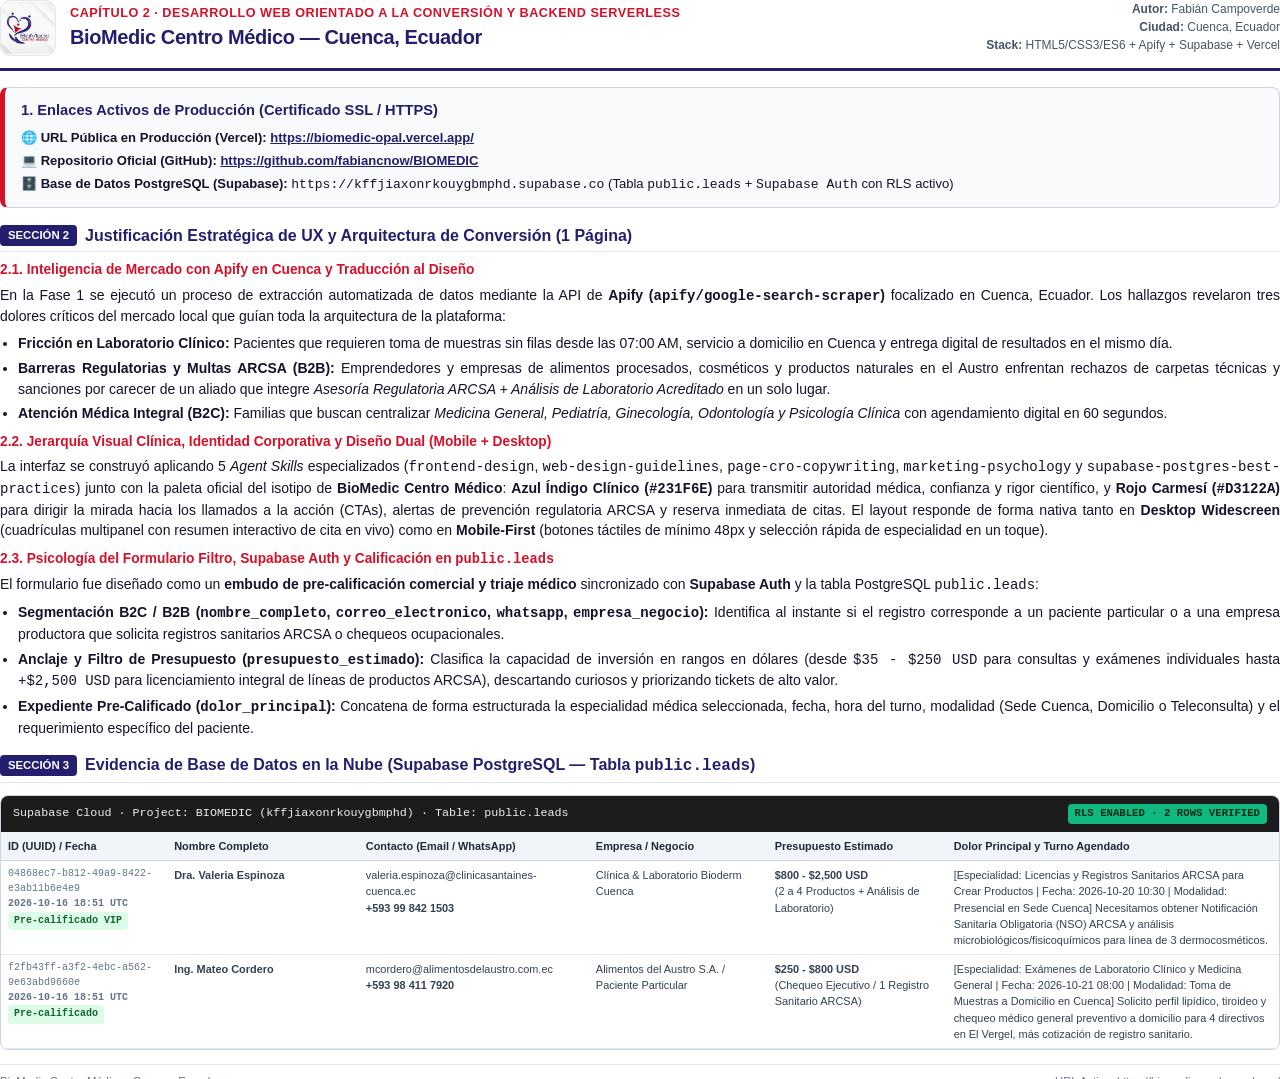
<file: ENTREGABLE_CAPITULO_2_BIOMEDIC.html>
<!DOCTYPE html>
<html lang="es">
<head>
  <meta charset="UTF-8" />
  <title>Entregable Capítulo 2 — BioMedic Centro Médico Cuenca</title>
  <style>
    @page {
      size: A4;
      margin: 14mm 15mm;
    }
    * {
      box-sizing: border-box;
      margin: 0;
      padding: 0;
    }
    body {
      font-family: -apple-system, BlinkMacSystemFont, "Segoe UI", Roboto, Helvetica, Arial, sans-serif;
      color: #14132b;
      line-height: 1.48;
      font-size: 10.5pt;
      background: #ffffff;
    }
    .header {
      display: flex;
      align-items: center;
      justify-content: space-between;
      border-bottom: 3px solid #231F6E;
      padding-bottom: 12px;
      margin-bottom: 16px;
    }
    .header-left {
      display: flex;
      align-items: center;
      gap: 14px;
    }
    .header-logo {
      width: 56px;
      height: 56px;
      object-fit: contain;
      border-radius: 10px;
      border: 1px solid #e2e8f0;
    }
    .title-main {
      font-size: 15pt;
      font-weight: 800;
      color: #231F6E;
      letter-spacing: -0.02em;
    }
    .title-sub {
      font-size: 9.5pt;
      color: #D3122A;
      font-weight: 700;
      text-transform: uppercase;
      letter-spacing: 0.04em;
    }
    .header-meta {
      text-align: right;
      font-size: 9pt;
      color: #475569;
    }
    .urls-box {
      background: #f8fafc;
      border: 1px solid #cbd5e1;
      border-left: 5px solid #D3122A;
      border-radius: 8px;
      padding: 12px 16px;
      margin-bottom: 16px;
    }
    .urls-box h2 {
      font-size: 11pt;
      color: #231F6E;
      margin-bottom: 6px;
    }
    .urls-grid {
      display: grid;
      grid-template-columns: 1fr;
      gap: 4px;
      font-size: 9.8pt;
    }
    .urls-grid a {
      color: #231F6E;
      font-weight: 700;
      text-decoration: underline;
    }
    .section-title {
      font-size: 12pt;
      font-weight: 800;
      color: #231F6E;
      border-bottom: 1.5px solid #e2e8f0;
      padding-bottom: 4px;
      margin: 14px 0 8px 0;
      display: flex;
      align-items: center;
      gap: 8px;
    }
    .section-badge {
      background: #231F6E;
      color: #fff;
      font-size: 8.5pt;
      padding: 2px 8px;
      border-radius: 4px;
    }
    h3 {
      font-size: 10.3pt;
      color: #D3122A;
      margin: 8px 0 4px 0;
      font-weight: 700;
    }
    p {
      margin-bottom: 6px;
      text-align: justify;
    }
    ul {
      margin: 4px 0 8px 18px;
    }
    li {
      margin-bottom: 4px;
      text-align: justify;
    }
    .supabase-card {
      margin-top: 12px;
      border: 1px solid #cbd5e1;
      border-radius: 8px;
      overflow: hidden;
    }
    .supabase-topbar {
      background: #1c1c1c;
      color: #ededed;
      padding: 8px 12px;
      font-size: 8.8pt;
      display: flex;
      justify-content: space-between;
      align-items: center;
      font-family: ui-monospace, SFMono-Regular, Menlo, Monaco, Consolas, monospace;
    }
    .supabase-pill {
      background: #10b981;
      color: #052e16;
      font-weight: 700;
      padding: 2px 7px;
      border-radius: 4px;
      font-size: 8pt;
    }
    table {
      width: 100%;
      border-collapse: collapse;
      font-size: 8.2pt;
    }
    th {
      background: #f1f5f9;
      color: #1e293b;
      text-align: left;
      padding: 6px 7px;
      border-bottom: 1px solid #cbd5e1;
      font-weight: 700;
    }
    td {
      padding: 6px 7px;
      border-bottom: 1px solid #e2e8f0;
      vertical-align: top;
      color: #334155;
    }
    .uuid {
      font-family: ui-monospace, SFMono-Regular, Menlo, Monaco, Consolas, monospace;
      font-size: 7.5pt;
      color: #64748b;
    }
    .badge-vip {
      display: inline-block;
      background: #dcfce7;
      color: #166534;
      font-weight: 700;
      padding: 2px 6px;
      border-radius: 4px;
      font-size: 7.5pt;
    }
    .footer {
      margin-top: 14px;
      padding-top: 8px;
      border-top: 1px solid #e2e8f0;
      display: flex;
      justify-content: space-between;
      font-size: 8.5pt;
      color: #64748b;
    }
  </style>
</head>
<body>
  <div class="header">
    <div class="header-left">
      <img src="./assets/logo-biomedic.jpg" alt="Logo BioMedic" class="header-logo" />
      <div>
        <div class="title-sub">Capítulo 2 · Desarrollo Web Orientado a la Conversión y Backend Serverless</div>
        <div class="title-main">BioMedic Centro Médico — Cuenca, Ecuador</div>
      </div>
    </div>
    <div class="header-meta">
      <div><strong>Autor:</strong> Fabián Campoverde</div>
      <div><strong>Ciudad:</strong> Cuenca, Ecuador</div>
      <div><strong>Stack:</strong> HTML5/CSS3/ES6 + Apify + Supabase + Vercel</div>
    </div>
  </div>

  <div class="urls-box">
    <h2>1. Enlaces Activos de Producción (Certificado SSL / HTTPS)</h2>
    <div class="urls-grid">
      <div>🌐 <strong>URL Pública en Producción (Vercel):</strong> <a href="https://biomedic-opal.vercel.app/">https://biomedic-opal.vercel.app/</a></div>
      <div>💻 <strong>Repositorio Oficial (GitHub):</strong> <a href="https://github.com/fabiancnow/BIOMEDIC">https://github.com/fabiancnow/BIOMEDIC</a></div>
      <div>🗄️ <strong>Base de Datos PostgreSQL (Supabase):</strong> <code>https://kffjiaxonrkouygbmphd.supabase.co</code> (Tabla <code>public.leads</code> + <code>Supabase Auth</code> con RLS activo)</div>
    </div>
  </div>

  <div class="section-title">
    <span class="section-badge">SECCIÓN 2</span>
    <span>Justificación Estratégica de UX y Arquitectura de Conversión (1 Página)</span>
  </div>

  <h3>2.1. Inteligencia de Mercado con Apify en Cuenca y Traducción al Diseño</h3>
  <p>
    En la Fase 1 se ejecutó un proceso de extracción automatizada de datos mediante la API de <strong>Apify (<code>apify/google-search-scraper</code>)</strong> focalizado en Cuenca, Ecuador. Los hallazgos revelaron tres dolores críticos del mercado local que guían toda la arquitectura de la plataforma:
  </p>
  <ul>
    <li><strong>Fricción en Laboratorio Clínico:</strong> Pacientes que requieren toma de muestras sin filas desde las 07:00 AM, servicio a domicilio en Cuenca y entrega digital de resultados en el mismo día.</li>
    <li><strong>Barreras Regulatorias y Multas ARCSA (B2B):</strong> Emprendedores y empresas de alimentos procesados, cosméticos y productos naturales en el Austro enfrentan rechazos de carpetas técnicas y sanciones por carecer de un aliado que integre <em>Asesoría Regulatoria ARCSA + Análisis de Laboratorio Acreditado</em> en un solo lugar.</li>
    <li><strong>Atención Médica Integral (B2C):</strong> Familias que buscan centralizar <em>Medicina General, Pediatría, Ginecología, Odontología y Psicología Clínica</em> con agendamiento digital en 60 segundos.</li>
  </ul>

  <h3>2.2. Jerarquía Visual Clínica, Identidad Corporativa y Diseño Dual (Mobile + Desktop)</h3>
  <p>
    La interfaz se construyó aplicando 5 <em>Agent Skills</em> especializados (<code>frontend-design</code>, <code>web-design-guidelines</code>, <code>page-cro-copywriting</code>, <code>marketing-psychology</code> y <code>supabase-postgres-best-practices</code>) junto con la paleta oficial del isotipo de <strong>BioMedic Centro Médico</strong>:
    <strong>Azul Índigo Clínico (<code>#231F6E</code>)</strong> para transmitir autoridad médica, confianza y rigor científico, y <strong>Rojo Carmesí (<code>#D3122A</code>)</strong> para dirigir la mirada hacia los llamados a la acción (CTAs), alertas de prevención regulatoria ARCSA y reserva inmediata de citas. El layout responde de forma nativa tanto en <strong>Desktop Widescreen</strong> (cuadrículas multipanel con resumen interactivo de cita en vivo) como en <strong>Mobile-First</strong> (botones táctiles de mínimo 48px y selección rápida de especialidad en un toque).
  </p>

  <h3>2.3. Psicología del Formulario Filtro, Supabase Auth y Calificación en <code>public.leads</code></h3>
  <p>
    El formulario fue diseñado como un <strong>embudo de pre-calificación comercial y triaje médico</strong> sincronizado con <strong>Supabase Auth</strong> y la tabla PostgreSQL <code>public.leads</code>:
  </p>
  <ul>
    <li><strong>Segmentación B2C / B2B (<code>nombre_completo</code>, <code>correo_electronico</code>, <code>whatsapp</code>, <code>empresa_negocio</code>):</strong> Identifica al instante si el registro corresponde a un paciente particular o a una empresa productora que solicita registros sanitarios ARCSA o chequeos ocupacionales.</li>
    <li><strong>Anclaje y Filtro de Presupuesto (<code>presupuesto_estimado</code>):</strong> Clasifica la capacidad de inversión en rangos en dólares (desde <code>$35 - $250 USD</code> para consultas y exámenes individuales hasta <code>+$2,500 USD</code> para licenciamiento integral de líneas de productos ARCSA), descartando curiosos y priorizando tickets de alto valor.</li>
    <li><strong>Expediente Pre-Calificado (<code>dolor_principal</code>):</strong> Concatena de forma estructurada la especialidad médica seleccionada, fecha, hora del turno, modalidad (Sede Cuenca, Domicilio o Teleconsulta) y el requerimiento específico del paciente.</li>
  </ul>

  <div class="section-title">
    <span class="section-badge">SECCIÓN 3</span>
    <span>Evidencia de Base de Datos en la Nube (Supabase PostgreSQL — Tabla <code>public.leads</code>)</span>
  </div>

  <div class="supabase-card">
    <div class="supabase-topbar">
      <span>Supabase Cloud · Project: BIOMEDIC (kffjiaxonrkouygbmphd) · Table: public.leads</span>
      <span class="supabase-pill">RLS ENABLED · 2 ROWS VERIFIED</span>
    </div>
    <table>
      <thead>
        <tr>
          <th style="width: 13%;">ID (UUID) / Fecha</th>
          <th style="width: 15%;">Nombre Completo</th>
          <th style="width: 18%;">Contacto (Email / WhatsApp)</th>
          <th style="width: 14%;">Empresa / Negocio</th>
          <th style="width: 14%;">Presupuesto Estimado</th>
          <th style="width: 26%;">Dolor Principal y Turno Agendado</th>
        </tr>
      </thead>
      <tbody>
        <tr>
          <td class="uuid">
            04868ec7-b812-49a9-8422-e3ab11b6e4e9<br/>
            <strong>2026-10-16 18:51 UTC</strong><br/>
            <span class="badge-vip">Pre-calificado VIP</span>
          </td>
          <td><strong>Dra. Valeria Espinoza</strong></td>
          <td>valeria.espinoza@clinicasantaines-cuenca.ec<br/><strong>+593 99 842 1503</strong></td>
          <td>Clínica &amp; Laboratorio Bioderm Cuenca</td>
          <td><strong>$800 - $2,500 USD</strong><br/>(2 a 4 Productos + Análisis de Laboratorio)</td>
          <td>[Especialidad: Licencias y Registros Sanitarios ARCSA para Crear Productos | Fecha: 2026-10-20 10:30 | Modalidad: Presencial en Sede Cuenca] Necesitamos obtener Notificación Sanitaria Obligatoria (NSO) ARCSA y análisis microbiológicos/fisicoquímicos para línea de 3 dermocosméticos.</td>
        </tr>
        <tr>
          <td class="uuid">
            f2fb43ff-a3f2-4ebc-a562-9e63abd9660e<br/>
            <strong>2026-10-16 18:51 UTC</strong><br/>
            <span class="badge-vip">Pre-calificado</span>
          </td>
          <td><strong>Ing. Mateo Cordero</strong></td>
          <td>mcordero@alimentosdelaustro.com.ec<br/><strong>+593 98 411 7920</strong></td>
          <td>Alimentos del Austro S.A. / Paciente Particular</td>
          <td><strong>$250 - $800 USD</strong><br/>(Chequeo Ejecutivo / 1 Registro Sanitario ARCSA)</td>
          <td>[Especialidad: Exámenes de Laboratorio Clínico y Medicina General | Fecha: 2026-10-21 08:00 | Modalidad: Toma de Muestras a Domicilio en Cuenca] Solicito perfil lipídico, tiroideo y chequeo médico general preventivo a domicilio para 4 directivos en El Vergel, más cotización de registro sanitario.</td>
        </tr>
      </tbody>
    </table>
  </div>

  <div class="footer">
    <span>BioMedic Centro Médico · Cuenca, Ecuador</span>
    <span>URL Activa: https://biomedic-opal.vercel.app/</span>
  </div>
</body>
</html>
</file>
